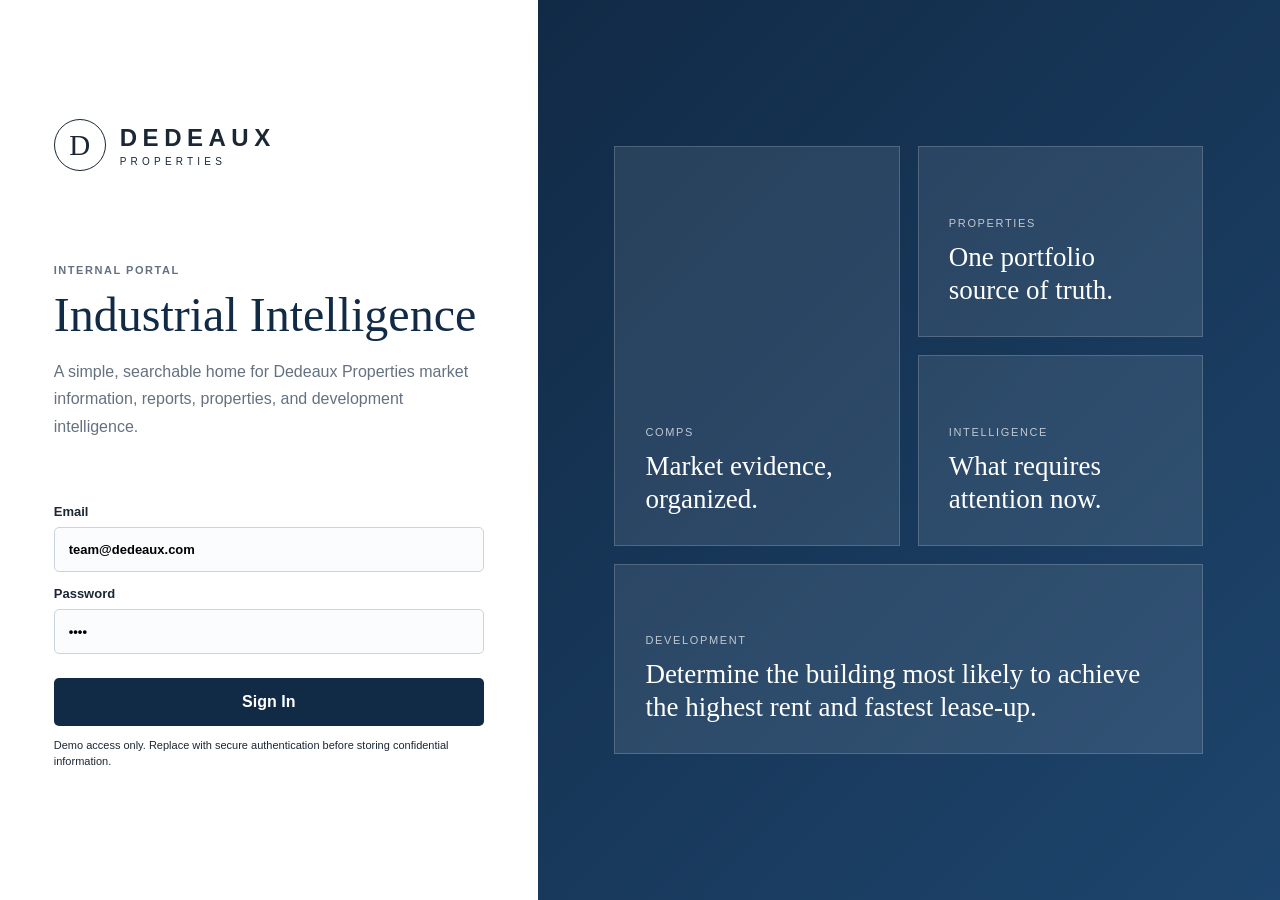
<file: index.html>
<!doctype html>
<html lang="en">
<head>
  <meta charset="utf-8">
  <meta name="viewport" content="width=device-width,initial-scale=1">
  <meta name="description" content="Dedeaux Properties internal industrial intelligence portal">
  <title>Dedeaux Properties Portal</title>
  <link rel="stylesheet" href="styles.css">
</head>
<body>
  <div id="loginView" class="login-view">
    <section class="login-panel">
      <div class="brand-lockup">
        <div class="brand-mark">D</div>
        <div><div class="brand-name">DEDEAUX</div><div class="brand-sub">PROPERTIES</div></div>
      </div>
      <div class="login-copy">
        <p class="eyebrow">Internal Portal</p>
        <h1>Industrial Intelligence</h1>
        <p>A simple, searchable home for Dedeaux Properties market information, reports, properties, and development intelligence.</p>
      </div>
      <form id="loginForm" class="login-form">
        <label>Email<input id="email" type="email" value="team@dedeaux.com" autocomplete="username"></label>
        <label>Password<input id="password" type="password" value="demo" autocomplete="current-password"></label>
        <button type="submit">Sign In</button>
        <p class="login-note">Demo access only. Replace with secure authentication before storing confidential information.</p>
      </form>
    </section>
    <section class="login-visual">
      <div class="visual-grid">
        <div class="visual-card large"><span>COMPS</span><strong>Market evidence, organized.</strong></div>
        <div class="visual-card"><span>PROPERTIES</span><strong>One portfolio source of truth.</strong></div>
        <div class="visual-card"><span>INTELLIGENCE</span><strong>What requires attention now.</strong></div>
        <div class="visual-card wide"><span>DEVELOPMENT</span><strong>Determine the building most likely to achieve the highest rent and fastest lease-up.</strong></div>
      </div>
    </section>
  </div>

  <div id="portalView" class="portal-view hidden">
    <header class="topbar">
      <button id="menuButton" class="menu-button" aria-label="Open navigation">☰</button>
      <div class="brand-lockup compact">
        <div class="brand-mark">D</div>
        <div><div class="brand-name">DEDEAUX</div><div class="brand-sub">PROPERTIES</div></div>
      </div>
      <div class="global-search-wrap">
        <input id="globalSearch" type="search" placeholder="Search the entire portal…" aria-label="Search the entire portal">
        <div id="searchResults" class="search-results hidden"></div>
      </div>
      <div class="top-actions"><button id="editHelp" class="text-button">Editing Guide</button><button id="signOut" class="avatar">DP</button></div>
    </header>

    <div class="shell">
      <aside id="sidebar" class="sidebar"><nav id="nav"></nav></aside>
      <main id="main" class="main" tabindex="-1"></main>
    </div>
  </div>

  <script src="content.js"></script>
  <script src="app.js"></script>
</body>
</html>
</file>
<file: styles.css>
:root{--navy:#112a46;--navy-2:#1e456d;--burgundy:#8d1e35;--ink:#1b2735;--muted:#657180;--line:#dde3e9;--paper:#fff;--bg:#f5f6f7;--soft:#eef2f5;--shadow:0 10px 30px rgba(20,34,50,.08)}
*{box-sizing:border-box}html{scroll-behavior:smooth}body{margin:0;font-family:Inter,Segoe UI,Arial,sans-serif;background:var(--bg);color:var(--ink)}button,input{font:inherit}.hidden{display:none!important}.brand-lockup{display:flex;align-items:center;gap:14px}.brand-mark{width:52px;height:52px;border-radius:50%;border:1px solid currentColor;display:grid;place-items:center;font-family:Georgia,serif;font-size:29px}.brand-name{letter-spacing:.23em;font-weight:700;font-size:24px}.brand-sub{letter-spacing:.42em;font-size:10px;margin-top:4px}.brand-lockup.compact{color:white}.brand-lockup.compact .brand-mark{width:38px;height:38px;font-size:21px}.brand-lockup.compact .brand-name{font-size:16px}.brand-lockup.compact .brand-sub{font-size:7px}.login-view{min-height:100vh;display:grid;grid-template-columns:minmax(390px,42%) 1fr;background:white}.login-panel{padding:55px 10%;display:flex;flex-direction:column;justify-content:center}.login-copy{max-width:510px;margin:90px 0 34px}.eyebrow{text-transform:uppercase;letter-spacing:.14em;font-size:11px;font-weight:800;color:var(--burgundy);margin:0 0 10px}.login-copy h1,.page-head h1{font-family:Georgia,serif;color:var(--navy);font-weight:500}.login-copy h1{font-size:48px;line-height:1.05;margin:0 0 18px}.login-copy p{line-height:1.7;color:var(--muted)}.login-form{max-width:430px}.login-form label{display:block;font-size:13px;font-weight:700;margin:14px 0}.login-form input{display:block;width:100%;margin-top:8px;border:1px solid #cbd3dc;border-radius:5px;padding:14px;background:#fbfcfd}.login-form button{width:100%;border:0;background:var(--navy);color:white;padding:15px;border-radius:5px;font-weight:800;margin-top:10px;cursor:pointer}.login-note{font-size:11px!important;line-height:1.5!important}.login-visual{background:linear-gradient(135deg,#112a46,#1e456d);padding:6vw;display:flex;align-items:center}.visual-grid{width:100%;display:grid;grid-template-columns:1fr 1fr;gap:18px}.visual-card{min-height:190px;padding:30px;background:rgba(255,255,255,.09);border:1px solid rgba(255,255,255,.18);color:white;display:flex;flex-direction:column;justify-content:flex-end}.visual-card.large{grid-row:span 2;min-height:400px}.visual-card.wide{grid-column:span 2}.visual-card span{font-size:11px;letter-spacing:.15em;opacity:.7}.visual-card strong{font-family:Georgia,serif;font-size:27px;font-weight:500;margin-top:12px;line-height:1.2}.topbar{height:72px;background:var(--navy);display:flex;align-items:center;gap:25px;padding:0 25px;position:sticky;top:0;z-index:20}.menu-button{display:none;border:0;background:transparent;color:white;font-size:23px}.global-search-wrap{position:relative;flex:1;max-width:700px;margin:auto}.global-search-wrap input{width:100%;border:1px solid rgba(255,255,255,.2);background:rgba(255,255,255,.1);color:white;border-radius:5px;padding:12px 16px}.global-search-wrap input::placeholder{color:#cdd7e1}.search-results{position:absolute;left:0;right:0;top:48px;background:white;box-shadow:var(--shadow);border:1px solid var(--line);max-height:420px;overflow:auto}.search-results a{display:block;padding:12px 15px;text-decoration:none;color:var(--ink);border-bottom:1px solid var(--line)}.search-results a:hover{background:var(--soft)}.search-results strong,.search-results span{display:block}.search-results span{font-size:12px;color:var(--muted);margin-top:4px}.no-results{padding:20px;color:var(--muted)}.top-actions{display:flex;align-items:center;gap:12px}.text-button{background:transparent;border:0;color:#dfe8ef;cursor:pointer}.avatar{border:0;width:38px;height:38px;border-radius:50%;background:white;color:var(--navy);font-weight:800;cursor:pointer}.shell{display:grid;grid-template-columns:260px minmax(0,1fr);min-height:calc(100vh - 72px)}.sidebar{background:white;border-right:1px solid var(--line);padding:22px 14px;position:sticky;top:72px;height:calc(100vh - 72px);overflow:auto}.nav-label{text-transform:uppercase;letter-spacing:.13em;font-size:10px;font-weight:800;color:#9aa5b0;padding:4px 14px 11px}.sidebar a{display:block;text-decoration:none;color:#394758;padding:11px 14px;border-radius:4px;margin:2px 0;font-size:13px}.sidebar a:hover,.sidebar a.active{background:var(--soft);color:var(--navy);font-weight:800}.main{padding:38px 42px 70px;min-width:0;outline:none}.page-head{margin-bottom:28px}.page-head h1{font-size:38px;margin:0 0 8px}.page-head p{margin:0;max-width:920px;color:var(--muted);line-height:1.6}.home-grid{display:grid;grid-template-columns:1.35fr .9fr;gap:22px}.panel,.recommendation,.callout{background:white;border:1px solid var(--line)}.panel{padding:22px;margin-bottom:22px}.panel-head,.section-title{display:flex;align-items:baseline;justify-content:space-between;gap:15px}.panel-head h2,.section-title h2{font-family:Georgia,serif;color:var(--navy);font-weight:500;margin:0}.panel-head span,.section-title span{font-size:12px;color:var(--muted)}.directory-row{display:flex;justify-content:space-between;align-items:center;text-decoration:none;color:inherit;padding:17px 0;border-bottom:1px solid var(--line)}.directory-row:last-child{border-bottom:0}.directory-row strong{color:var(--navy)}.directory-row p{margin:6px 0 0;color:var(--muted);line-height:1.45;font-size:13px}.directory-row>span{font-size:24px;color:var(--burgundy)}.article{padding:18px 0;border-bottom:1px solid var(--line)}.article:last-child{border-bottom:0}.article h3{font-family:Georgia,serif;color:var(--navy);font-weight:500;margin:11px 0 5px}.article p{font-size:13px;color:var(--muted);line-height:1.5}.pill{display:inline-block;border-radius:99px;background:var(--navy);color:white;padding:5px 8px;font-size:10px;font-weight:800}.pill.soft{background:var(--soft);color:var(--muted)}.pill.alert{background:#f6e7eb;color:var(--burgundy)}.pill.good{background:#e5f3eb;color:#206a48}.type-grid{display:grid;grid-template-columns:repeat(4,1fr);gap:12px;margin-bottom:27px}.type-card{min-height:100px;border:1px solid var(--line);background:white;text-align:left;padding:17px;cursor:pointer}.type-card strong,.type-card span{display:block}.type-card strong{color:var(--navy);font-family:Georgia,serif;font-size:18px}.type-card span{font-size:11px;color:var(--muted);line-height:1.5;margin-top:8px}.type-card:hover,.type-card.selected{border-color:var(--burgundy);box-shadow:inset 0 -3px var(--burgundy)}.section-title{margin:28px 0 12px}.table-shell{overflow:auto;background:white;border:1px solid var(--line)}table{width:100%;border-collapse:collapse;font-size:12px;min-width:900px}th{text-align:left;background:#f0f3f5;color:#596675;text-transform:uppercase;letter-spacing:.06em;font-size:10px;padding:12px;border-bottom:1px solid var(--line)}td{padding:13px 12px;border-bottom:1px solid #edf0f2;vertical-align:top}tbody tr:hover{background:#fafbfc}.empty{text-align:center;color:var(--muted);padding:35px}.callout{padding:14px 17px;margin:0 0 18px;border-left:4px solid var(--navy);font-size:13px;line-height:1.5}.callout.strong{border-left-color:var(--burgundy);font-size:15px}.callout code{background:var(--soft);padding:2px 5px}.intel-grid{display:grid;grid-template-columns:repeat(2,1fr);gap:18px}.intel-card{background:white;border:1px solid var(--line);padding:20px;border-top:4px solid var(--burgundy)}.intel-card h3{font-family:Georgia,serif;color:var(--navy);font-size:21px;font-weight:500;margin:14px 0 8px}.intel-card p{color:var(--muted);line-height:1.5;font-size:13px}.chip-row{display:flex;flex-wrap:wrap;gap:8px;margin-top:18px}.market-chip{border:1px solid var(--line);background:white;padding:9px 12px;border-radius:99px;cursor:pointer;color:var(--navy)}.market-chip.selected{background:var(--navy);color:white}.recommendation{padding:26px;margin:24px 0;border-top:4px solid var(--burgundy)}.recommendation h2{font-family:Georgia,serif;color:var(--navy);font-weight:500}.recommendation p{line-height:1.65;color:var(--muted)}.recommendation-grid{display:grid;grid-template-columns:repeat(3,1fr);gap:12px;margin:18px 0}.recommendation-grid>div{background:var(--soft);padding:15px}.recommendation-grid span,.recommendation-grid strong{display:block}.recommendation-grid span{font-size:10px;text-transform:uppercase;color:var(--muted);letter-spacing:.07em}.recommendation-grid strong{margin-top:7px;color:var(--navy)}.characteristic-grid{display:grid;grid-template-columns:repeat(3,1fr);gap:8px}.characteristic{background:white;border:1px solid var(--line);padding:11px 12px;font-size:12px;display:flex;gap:10px;align-items:center}.characteristic span{width:24px;height:24px;border-radius:50%;display:grid;place-items:center;background:var(--soft);color:var(--muted);font-size:10px;flex:0 0 auto}
@media(max-width:1050px){.shell{grid-template-columns:1fr}.sidebar{position:fixed;left:-280px;top:72px;width:270px;z-index:15;transition:.2s;box-shadow:var(--shadow)}.sidebar.open{left:0}.menu-button{display:block}.brand-lockup.compact .brand-name,.brand-lockup.compact .brand-sub{display:none}.home-grid{grid-template-columns:1fr}.type-grid{grid-template-columns:repeat(2,1fr)}.characteristic-grid{grid-template-columns:repeat(2,1fr)}}
@media(max-width:720px){.login-view{grid-template-columns:1fr}.login-visual{display:none}.login-panel{padding:35px 25px}.login-copy{margin:60px 0 25px}.login-copy h1{font-size:39px}.topbar{gap:10px;padding:0 12px}.text-button{display:none}.main{padding:28px 16px 50px}.page-head h1{font-size:31px}.type-grid,.intel-grid,.recommendation-grid,.characteristic-grid{grid-template-columns:1fr}.global-search-wrap input{font-size:13px}.brand-lockup.compact{display:none}}
</file>
